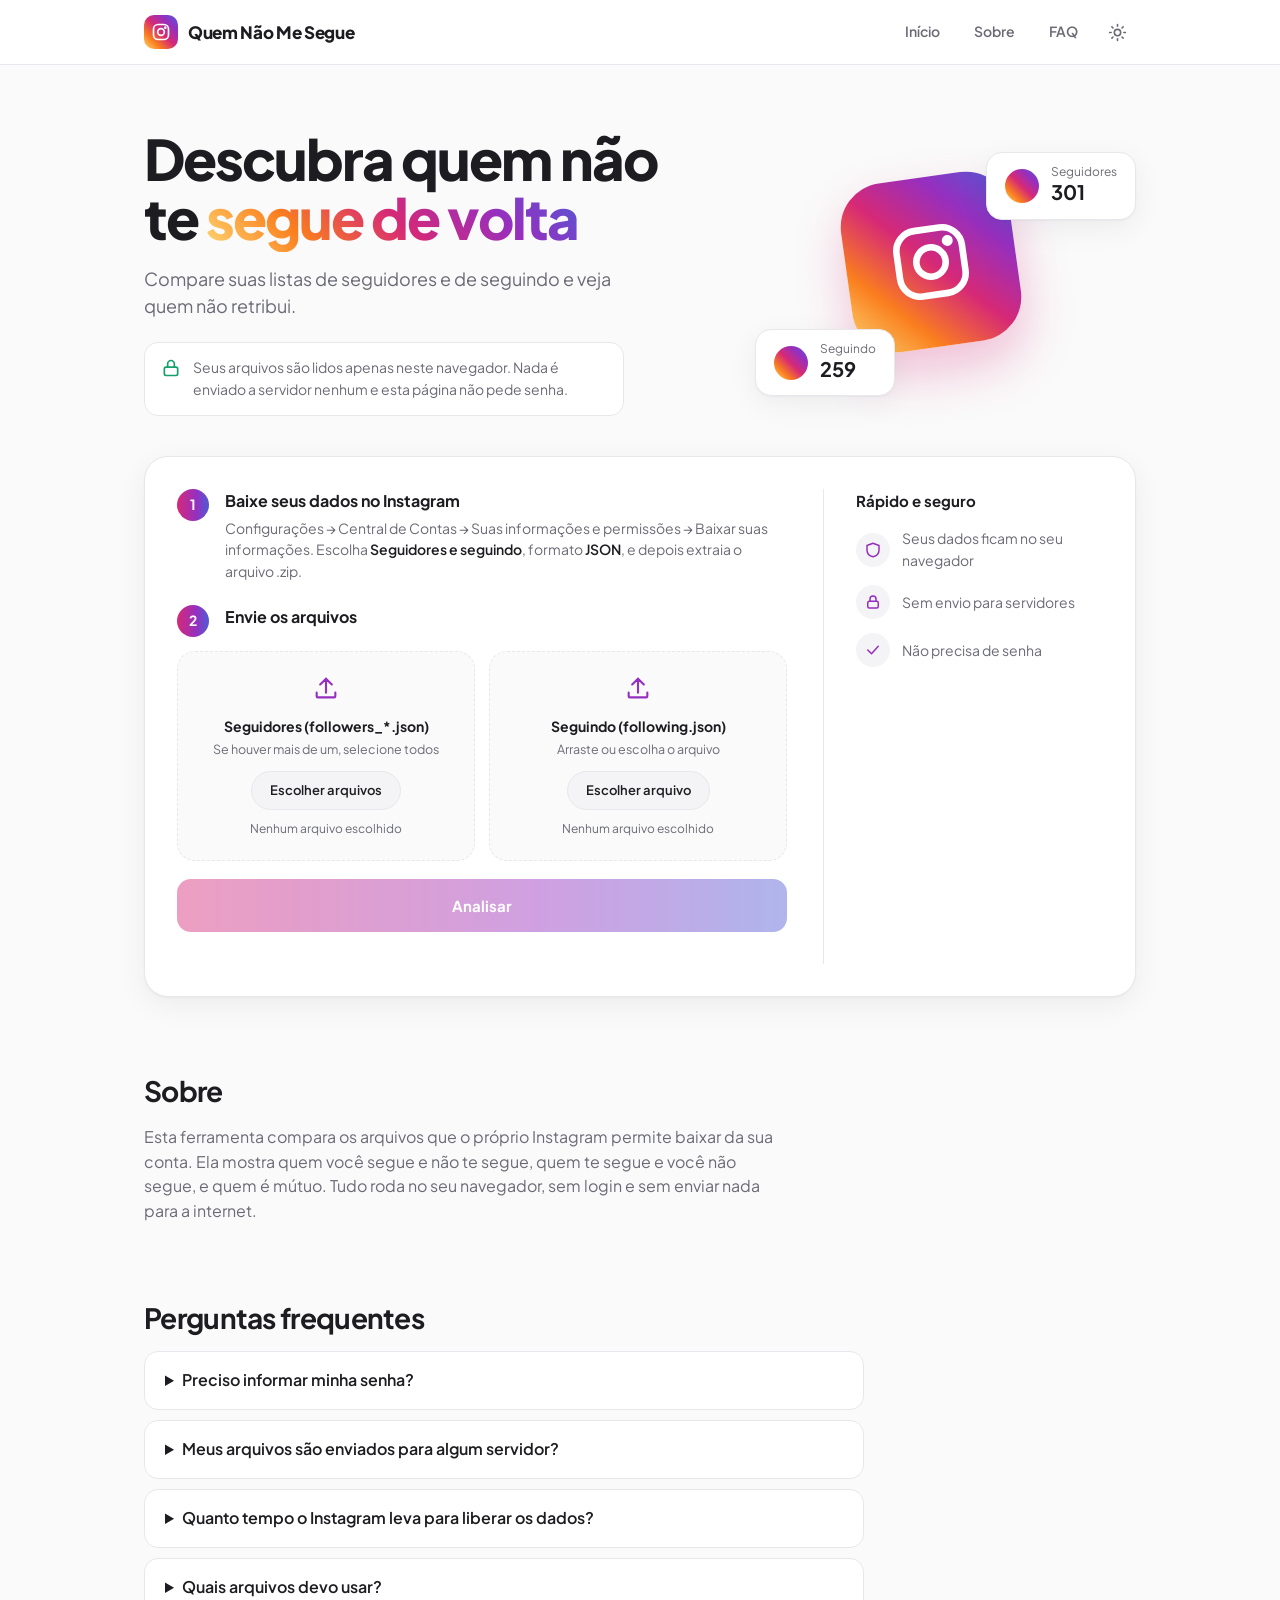
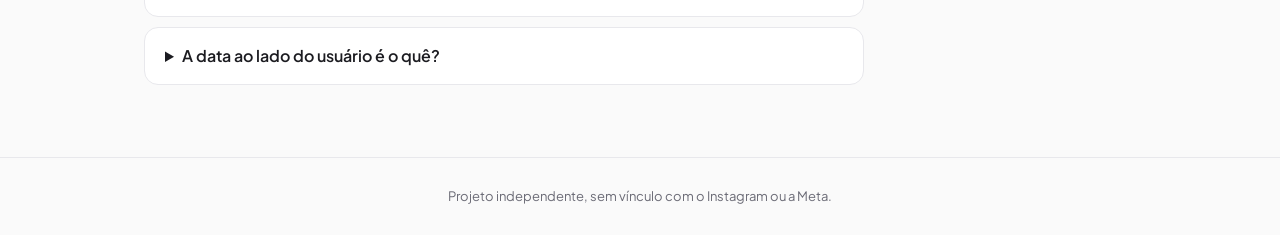
<file: index.html>
<!DOCTYPE html>
<html lang="pt-BR">

<head>
    <meta charset="UTF-8">
    <meta name="viewport" content="width=device-width, initial-scale=1">
    <title>Quem Não Me Segue de Volta</title>
    <meta name="description" content="Descubra quem não te segue de volta. Compare seus seguidores e seguindo direto no navegador, sem senha e sem enviar dados.">
    <link rel="canonical" href="https://rebeccauema.github.io/quem-nao-me-segue/">
    <meta property="og:title" content="Quem Não Me Segue de Volta">
    <meta property="og:description" content="Compare seus seguidores e seguindo e veja quem não retribui. Sem senha, tudo no seu navegador.">
    <meta property="og:type" content="website">
    <meta property="og:url" content="https://rebeccauema.github.io/quem-nao-me-segue/">
    <meta name="robots" content="index, follow">
    <link rel="preconnect" href="https://fonts.googleapis.com">
    <link rel="preconnect" href="https://fonts.gstatic.com" crossorigin>
    <link href="https://fonts.googleapis.com/css2?family=Plus+Jakarta+Sans:wght@400;500;600;700;800&display=swap"
        rel="stylesheet">
    <link rel="stylesheet" href="style.css">
</head>

<body>

    <header>
        <div class="wrap nav">
            <a class="brand" href="#inicio">
                <div class="logo"><svg viewBox="0 0 24 24">
                        <rect x="3" y="3" width="18" height="18" rx="5.5" />
                        <circle cx="12" cy="12" r="4" />
                        <circle cx="17.2" cy="6.8" r=".6" fill="#fff" />
                    </svg></div>
                <span>Quem Não Me Segue</span>
            </a>
            <nav>
                <a href="#inicio">Início</a>
                <a href="#sobre">Sobre</a>
                <a href="#faq">FAQ</a>
                <button class="theme" id="theme" aria-label="Alternar tema claro/escuro">
                    <svg viewBox="0 0 24 24">
                        <circle cx="12" cy="12" r="4" />
                        <path
                            d="M12 2v2M12 20v2M4.9 4.9l1.4 1.4M17.7 17.7l1.4 1.4M2 12h2M20 12h2M4.9 19.1l1.4-1.4M17.7 6.3l1.4-1.4" />
                    </svg>
                </button>
            </nav>
        </div>
    </header>

    <main class="wrap" id="inicio">
        <section class="hero">
            <div>
                <h1>Descubra quem não te <span>segue de volta</span></h1>
                <p class="lead">Compare suas listas de seguidores e de seguindo e veja quem não retribui.</p>
                <div class="privacy">
                    <svg viewBox="0 0 24 24" stroke-linecap="round" stroke-linejoin="round">
                        <rect x="4" y="11" width="16" height="10" rx="2" />
                        <path d="M8 11V7a4 4 0 0 1 8 0v4" />
                    </svg>
                    <span>Seus arquivos são lidos apenas neste navegador. Nada é enviado a servidor nenhum e esta página
                        não pede senha.</span>
                </div>
            </div>
            <div class="art" aria-hidden="true">
                <div class="ig"><svg viewBox="0 0 24 24">
                        <rect x="3" y="3" width="18" height="18" rx="5.5" />
                        <circle cx="12" cy="12" r="4" />
                        <circle cx="17.2" cy="6.8" r=".6" fill="#fff" />
                    </svg></div>
                <div class="chip a"><i></i>
                    <div><small>Seguidores</small><b id="chipA">301</b></div>
                </div>
                <div class="chip b"><i></i>
                    <div><small>Seguindo</small><b id="chipB">259</b></div>
                </div>
            </div>
        </section>

        <section class="card">
            <div class="steps">
                <div>
                    <div class="step">
                        <div class="num">1</div>
                        <div>
                            <h3>Baixe seus dados no Instagram</h3>
                            <p>Configurações → Central de Contas → Suas informações e permissões → Baixar suas
                                informações. Escolha <b>Seguidores e seguindo</b>, formato <b>JSON</b>, e depois extraia
                                o arquivo .zip.</p>
                        </div>
                    </div>
                    <div class="step" style="margin-bottom:14px">
                        <div class="num">2</div>
                        <div>
                            <h3>Envie os arquivos</h3>
                        </div>
                    </div>

                    <div class="drops">
                        <div class="drop" id="dropF">
                            <svg viewBox="0 0 24 24">
                                <path d="M12 16V4M7 9l5-5 5 5M4 16v3a1 1 0 0 0 1 1h14a1 1 0 0 0 1-1v-3" />
                            </svg>
                            <h4>Seguidores (followers_*.json)</h4>
                            <p>Se houver mais de um, selecione todos</p>
                            <label class="pick">Escolher arquivos<input type="file" id="fileF"
                                    accept=".json,application/json" multiple></label>
                            <span class="fname">Nenhum arquivo escolhido</span>
                        </div>
                        <div class="drop" id="dropG">
                            <svg viewBox="0 0 24 24">
                                <path d="M12 16V4M7 9l5-5 5 5M4 16v3a1 1 0 0 0 1 1h14a1 1 0 0 0 1-1v-3" />
                            </svg>
                            <h4>Seguindo (following.json)</h4>
                            <p>Arraste ou escolha o arquivo</p>
                            <label class="pick">Escolher arquivo<input type="file" id="fileG"
                                    accept=".json,application/json"></label>
                            <span class="fname">Nenhum arquivo escolhido</span>
                        </div>
                    </div>
                    <button class="go" id="go" disabled>Analisar</button>
                    <div class="msg" id="msg" role="alert"></div>
                </div>

                <aside class="side">
                    <h3>Rápido e seguro</h3>
                    <ul>
                        <li><svg viewBox="0 0 24 24" stroke-linecap="round" stroke-linejoin="round">
                                <path d="M12 3l8 3v6c0 5-3.5 8-8 9-4.5-1-8-4-8-9V6z" />
                            </svg>Seus dados ficam no seu navegador</li>
                        <li><svg viewBox="0 0 24 24" stroke-linecap="round" stroke-linejoin="round">
                                <rect x="5" y="11" width="14" height="9" rx="2" />
                                <path d="M8 11V8a4 4 0 0 1 8 0v3" />
                            </svg>Sem envio para servidores</li>
                        <li><svg viewBox="0 0 24 24" stroke-linecap="round" stroke-linejoin="round">
                                <path d="M5 12l5 5 9-10" />
                            </svg>Não precisa de senha</li>
                    </ul>
                </aside>
            </div>
        </section>

        <section id="results" aria-live="polite">
            <div class="stats">
                <div class="stat"><b id="sF">0</b><span>seguidores</span></div>
                <div class="stat"><b id="sG">0</b><span>seguindo</span></div>
                <div class="stat hl"><b id="sN">0</b><span>não retribuem</span></div>
                <div class="stat"><b id="sM">0</b><span>mútuos</span></div>
            </div>

            <div class="tabs" role="tablist">
                <button class="tab" role="tab" data-k="nao" aria-selected="true">Não me seguem de volta (<span
                        id="tN">0</span>)</button>
                <button class="tab" role="tab" data-k="eu" aria-selected="false">Eu não sigo de volta (<span
                        id="tE">0</span>)</button>
                <button class="tab" role="tab" data-k="mut" aria-selected="false">Mútuos (<span
                        id="tM">0</span>)</button>
            </div>

            <div class="tools">
                <input class="search" id="q" type="search" placeholder="Buscar usuário" aria-label="Buscar usuário">
                <button class="btn2" id="copy">Copiar lista</button>
                <button class="btn2" id="csv">Baixar CSV</button>
            </div>

            <div class="list" id="list"></div>
            <button class="btn2 more" id="more" hidden>Ver mais</button>
        </section>

        <section class="info" id="sobre">
            <h2>Sobre</h2>
            <p>Esta ferramenta compara os arquivos que o próprio Instagram permite baixar da sua conta. Ela mostra quem
                você segue e não te segue, quem te segue e você não segue, e quem é mútuo. Tudo roda no seu navegador,
                sem login e sem enviar nada para a internet.</p>
        </section>

        <section class="info" id="faq">
            <h2>Perguntas frequentes</h2>
            <details>
                <summary>Preciso informar minha senha?</summary>
                <p>Não. O site nunca pede login. Você só envia os arquivos JSON que baixou do Instagram.</p>
            </details>
            <details>
                <summary>Meus arquivos são enviados para algum servidor?</summary>
                <p>Não. Os arquivos são lidos localmente pelo navegador e descartados quando você fecha ou atualiza a
                    página.</p>
            </details>
            <details>
                <summary>Quanto tempo o Instagram leva para liberar os dados?</summary>
                <p>De alguns minutos a algumas horas. Quando ficar pronto, você recebe um aviso e um link para baixar o
                    .zip.</p>
            </details>
            <details>
                <summary>Quais arquivos devo usar?</summary>
                <p>Na pasta "connections/followers_and_following", use followers_1.json (e followers_2.json, se existir)
                    e following.json.</p>
            </details>
            <details>
                <summary>A data ao lado do usuário é o quê?</summary>
                <p>É a data em que a pessoa foi adicionada à lista, conforme registrada pelo Instagram.</p>
            </details>
        </section>
    </main>

    <footer>Projeto independente, sem vínculo com o Instagram ou a Meta.</footer>

    <script src="script.js"></script>
</body>

</html>
</file>
<file: style.css>
:root {
    --bg: #fafafa;
    --surface: #fff;
    --soft: #f4f4f6;
    --line: #e8e8ec;
    --text: #1c1c21;
    --muted: #6b6b76;
    --pink: #d62976;
    --purple: #962fbf;
    --blue: #4f5bd5;
    --orange: #fa7e1e;
    --yellow: #feda75;
    --grad: linear-gradient(45deg, #feda75 0%, #fa7e1e 25%, #d62976 50%, #962fbf 75%, #4f5bd5 100%);
    --grad-btn: linear-gradient(90deg, #d62976, #962fbf 60%, #4f5bd5);
    --shadow: 0 1px 2px rgba(20, 20, 40, .04), 0 8px 30px rgba(20, 20, 40, .06);
    --ok: #14a06a;
}

:root[data-theme="dark"] {
    --bg: #0e0e12;
    --surface: #17171d;
    --soft: #1f1f27;
    --line: #2b2b35;
    --text: #f2f2f6;
    --muted: #9a9aa8;
    --shadow: 0 8px 30px rgba(0, 0, 0, .35);
}

@media (prefers-color-scheme: dark) {
    :root:not([data-theme="light"]) {
        --bg: #0e0e12;
        --surface: #17171d;
        --soft: #1f1f27;
        --line: #2b2b35;
        --text: #f2f2f6;
        --muted: #9a9aa8;
        --shadow: 0 8px 30px rgba(0, 0, 0, .35);
    }
}

* {
    box-sizing: border-box;
    margin: 0;
    padding: 0
}

html {
    scroll-behavior: smooth;
    scroll-padding-top: 80px
}

body {
    font-family: "Plus Jakarta Sans", system-ui, -apple-system, "Segoe UI", Roboto, sans-serif;
    background: var(--bg);
    color: var(--text);
    line-height: 1.55;
    -webkit-font-smoothing: antialiased
}

a {
    color: inherit;
    text-decoration: none
}

button {
    font: inherit;
    cursor: pointer;
    border: 0;
    background: none;
    color: inherit
}

:focus-visible {
    outline: 2px solid var(--purple);
    outline-offset: 2px;
    border-radius: 8px
}

.wrap {
    max-width: 1040px;
    margin: 0 auto;
    padding: 0 24px
}

/* Header */
header {
    position: sticky;
    top: 0;
    z-index: 20;
    background: color-mix(in srgb, var(--surface) 88%, transparent);
    backdrop-filter: blur(12px);
    border-bottom: 1px solid var(--line)
}

.nav {
    display: flex;
    align-items: center;
    justify-content: space-between;
    height: 64px
}

.brand {
    display: flex;
    align-items: center;
    gap: 10px;
    font-weight: 800;
    font-size: 17px;
    letter-spacing: -.02em
}

.logo {
    width: 34px;
    height: 34px;
    border-radius: 10px;
    background: var(--grad);
    display: grid;
    place-items: center
}

.logo svg {
    width: 20px;
    height: 20px;
    stroke: #fff;
    fill: none;
    stroke-width: 2
}

nav {
    display: flex;
    align-items: center;
    gap: 6px
}

nav a {
    padding: 8px 14px;
    border-radius: 999px;
    font-size: 14px;
    font-weight: 600;
    color: var(--muted);
    transition: .15s
}

nav a:hover {
    color: var(--text);
    background: var(--soft)
}

.theme {
    width: 38px;
    height: 38px;
    border-radius: 50%;
    display: grid;
    place-items: center;
    color: var(--muted)
}

.theme:hover {
    background: var(--soft);
    color: var(--text)
}

.theme svg {
    width: 19px;
    height: 19px;
    stroke: currentColor;
    fill: none;
    stroke-width: 2;
    stroke-linecap: round
}

/* Hero */
.hero {
    display: grid;
    grid-template-columns: 1.2fr .8fr;
    gap: 40px;
    align-items: center;
    padding: 64px 0 40px
}

h1 {
    font-size: clamp(34px, 5.5vw, 56px);
    line-height: 1.05;
    letter-spacing: -.035em;
    font-weight: 800
}

h1 span {
    background: var(--grad);
    -webkit-background-clip: text;
    background-clip: text;
    color: transparent
}

.lead {
    margin: 18px 0 22px;
    font-size: 18px;
    color: var(--muted);
    max-width: 480px
}

.privacy {
    display: inline-flex;
    gap: 12px;
    align-items: flex-start;
    padding: 14px 16px;
    border-radius: 14px;
    background: var(--surface);
    border: 1px solid var(--line);
    font-size: 14px;
    color: var(--muted);
    max-width: 480px
}

.privacy svg {
    flex: none;
    width: 20px;
    height: 20px;
    stroke: var(--ok);
    fill: none;
    stroke-width: 2;
    margin-top: 1px
}

.art {
    position: relative;
    height: 280px
}

.art .ig {
    position: absolute;
    left: 50%;
    top: 50%;
    width: 170px;
    height: 170px;
    margin: -95px 0 0 -100px;
    border-radius: 44px;
    background: var(--grad);
    display: grid;
    place-items: center;
    transform: rotate(-8deg);
    box-shadow: 0 24px 50px rgba(214, 41, 118, .28)
}

.art .ig svg {
    width: 88px;
    height: 88px;
    stroke: #fff;
    fill: none;
    stroke-width: 1.8
}

.chip {
    position: absolute;
    display: flex;
    align-items: center;
    gap: 12px;
    padding: 12px 18px;
    border-radius: 16px;
    background: var(--surface);
    border: 1px solid var(--line);
    box-shadow: var(--shadow)
}

.chip i {
    width: 34px;
    height: 34px;
    border-radius: 50%;
    background: var(--grad)
}

.chip small {
    display: block;
    font-size: 12px;
    color: var(--muted);
    line-height: 1.2
}

.chip b {
    font-size: 20px;
    line-height: 1.2
}

.chip.a {
    right: 0;
    top: 20px
}

.chip.b {
    left: 0;
    bottom: 16px
}

/* Card */
.card {
    background: var(--surface);
    border: 1px solid var(--line);
    border-radius: 24px;
    box-shadow: var(--shadow);
    padding: 32px
}

.steps {
    display: grid;
    grid-template-columns: 1fr 280px;
    gap: 36px
}

.step {
    display: flex;
    gap: 16px;
    margin-bottom: 22px
}

.num {
    flex: none;
    width: 32px;
    height: 32px;
    border-radius: 50%;
    background: var(--grad-btn);
    color: #fff;
    font-weight: 700;
    font-size: 14px;
    display: grid;
    place-items: center
}

.step h3 {
    font-size: 16px;
    margin-bottom: 4px
}

.step p {
    font-size: 14px;
    color: var(--muted)
}

.step b {
    color: var(--text);
    font-weight: 600
}

.drops {
    display: grid;
    grid-template-columns: 1fr 1fr;
    gap: 14px;
    margin: 6px 0 18px
}

.drop {
    border: 1.5px dashed var(--line);
    border-radius: 18px;
    padding: 22px 16px;
    text-align: center;
    transition: .15s;
    background: var(--bg)
}

.drop.over {
    border-color: var(--pink);
    background: color-mix(in srgb, var(--pink) 6%, var(--surface))
}

.drop.ok {
    border-style: solid;
    border-color: var(--ok)
}

.drop svg {
    width: 28px;
    height: 28px;
    stroke: var(--purple);
    fill: none;
    stroke-width: 1.8;
    stroke-linecap: round;
    stroke-linejoin: round;
    margin-bottom: 8px
}

.drop h4 {
    font-size: 14px
}

.drop p {
    font-size: 12.5px;
    color: var(--muted);
    margin: 2px 0 12px
}

.pick {
    display: inline-block;
    padding: 8px 18px;
    border-radius: 999px;
    background: var(--soft);
    font-size: 13px;
    font-weight: 600;
    border: 1px solid var(--line)
}

.pick:hover {
    border-color: var(--purple)
}

.fname {
    display: block;
    margin-top: 10px;
    font-size: 12px;
    color: var(--muted);
    word-break: break-word
}

.drop.ok .fname {
    color: var(--ok);
    font-weight: 600
}

input[type=file] {
    position: absolute;
    opacity: 0;
    width: 1px;
    height: 1px
}

.go {
    width: 100%;
    padding: 15px;
    border-radius: 14px;
    background: var(--grad-btn);
    color: #fff;
    font-weight: 700;
    font-size: 15px;
    transition: .15s;
    box-shadow: 0 8px 20px rgba(150, 47, 191, .25)
}

.go:hover {
    filter: brightness(1.07);
    transform: translateY(-1px)
}

.go:disabled {
    opacity: .45;
    cursor: not-allowed;
    transform: none;
    box-shadow: none
}

.msg {
    margin-top: 12px;
    font-size: 13.5px;
    color: #d92d4b;
    min-height: 20px
}

.side {
    border-left: 1px solid var(--line);
    padding-left: 32px
}

.side h3 {
    font-size: 15px;
    margin-bottom: 16px
}

.side li {
    list-style: none;
    display: flex;
    gap: 12px;
    align-items: center;
    font-size: 14px;
    color: var(--muted);
    margin-bottom: 14px
}

.side li svg {
    flex: none;
    width: 34px;
    height: 34px;
    padding: 8px;
    border-radius: 50%;
    background: var(--soft);
    stroke: var(--purple);
    fill: none;
    stroke-width: 2
}

/* Stats */
#results {
    display: none;
    margin-top: 28px
}

.stats {
    display: grid;
    grid-template-columns: repeat(4, 1fr);
    gap: 14px
}

.stat {
    background: var(--surface);
    border: 1px solid var(--line);
    border-radius: 18px;
    padding: 18px 20px
}

.stat b {
    display: block;
    font-size: 30px;
    line-height: 1.1;
    letter-spacing: -.03em
}

.stat span {
    font-size: 13px;
    color: var(--muted)
}

.stat.hl b {
    background: var(--grad);
    -webkit-background-clip: text;
    background-clip: text;
    color: transparent
}

.tabs {
    display: flex;
    flex-wrap: wrap;
    gap: 8px;
    margin: 28px 0 14px
}

.tab {
    padding: 9px 18px;
    border-radius: 999px;
    font-size: 14px;
    font-weight: 600;
    border: 1px solid var(--line);
    background: var(--surface);
    color: var(--muted)
}

.tab[aria-selected=true] {
    background: var(--grad-btn);
    color: #fff;
    border-color: transparent
}

.tools {
    display: flex;
    gap: 10px;
    margin-bottom: 14px;
    flex-wrap: wrap
}

.search {
    flex: 1;
    min-width: 200px;
    padding: 12px 16px;
    border-radius: 12px;
    border: 1px solid var(--line);
    background: var(--surface);
    color: var(--text);
    font: inherit;
    font-size: 14px
}

.search::placeholder {
    color: var(--muted)
}

.btn2 {
    padding: 12px 18px;
    border-radius: 12px;
    border: 1px solid var(--line);
    background: var(--surface);
    font-size: 14px;
    font-weight: 600
}

.btn2:hover {
    border-color: var(--purple);
    color: var(--purple)
}

.list {
    background: var(--surface);
    border: 1px solid var(--line);
    border-radius: 18px;
    overflow: hidden
}

.row {
    display: flex;
    align-items: center;
    gap: 14px;
    padding: 12px 18px;
    border-bottom: 1px solid var(--line)
}

.row:last-child {
    border-bottom: 0
}

.av {
    flex: none;
    width: 38px;
    height: 38px;
    border-radius: 50%;
    padding: 2px;
    background: var(--grad)
}

.av span {
    display: grid;
    place-items: center;
    width: 100%;
    height: 100%;
    border-radius: 50%;
    background: var(--surface);
    font-weight: 700;
    font-size: 14px;
    color: var(--pink);
    text-transform: uppercase
}

.row a.u {
    flex: 1;
    font-weight: 600;
    font-size: 15px;
    min-width: 0;
    overflow: hidden;
    text-overflow: ellipsis
}

.row a.u:hover {
    color: var(--pink)
}

.row time {
    font-size: 13px;
    color: var(--muted)
}

.open {
    padding: 7px 14px;
    border-radius: 999px;
    font-size: 13px;
    font-weight: 600;
    background: var(--soft)
}

.open:hover {
    background: var(--pink);
    color: #fff
}

.empty {
    padding: 40px 20px;
    text-align: center;
    color: var(--muted);
    font-size: 14px
}

.more {
    display: block;
    margin: 14px auto 0
}

/* Info */
section.info {
    padding: 72px 0 0
}

section.info h2 {
    font-size: 28px;
    letter-spacing: -.025em;
    margin-bottom: 12px
}

section.info p {
    color: var(--muted);
    max-width: 640px
}

details {
    background: var(--surface);
    border: 1px solid var(--line);
    border-radius: 14px;
    padding: 16px 20px;
    margin-top: 10px;
    max-width: 720px
}

summary {
    font-weight: 600;
    cursor: pointer
}

details p {
    margin-top: 10px;
    font-size: 14.5px
}

footer {
    margin-top: 72px;
    padding: 28px 0;
    border-top: 1px solid var(--line);
    text-align: center;
    font-size: 13px;
    color: var(--muted)
}

@media (max-width:860px) {
    .hero {
        grid-template-columns: 1fr;
        padding-top: 40px
    }

    .art {
        height: 220px;
        order: -1
    }

    .steps {
        grid-template-columns: 1fr
    }

    .side {
        border-left: 0;
        padding-left: 0;
        border-top: 1px solid var(--line);
        padding-top: 24px
    }

    .stats {
        grid-template-columns: 1fr 1fr
    }
}

@media (max-width:560px) {
    .drops {
        grid-template-columns: 1fr
    }

    .card {
        padding: 22px
    }

    nav a:not(.theme) {
        padding: 8px 10px
    }

    .row time {
        display: none
    }

    .brand span {
        font-size: 15px
    }
}

@media (prefers-reduced-motion:reduce) {
    * {
        transition: none !important;
        scroll-behavior: auto !important
    }
}
</file>
